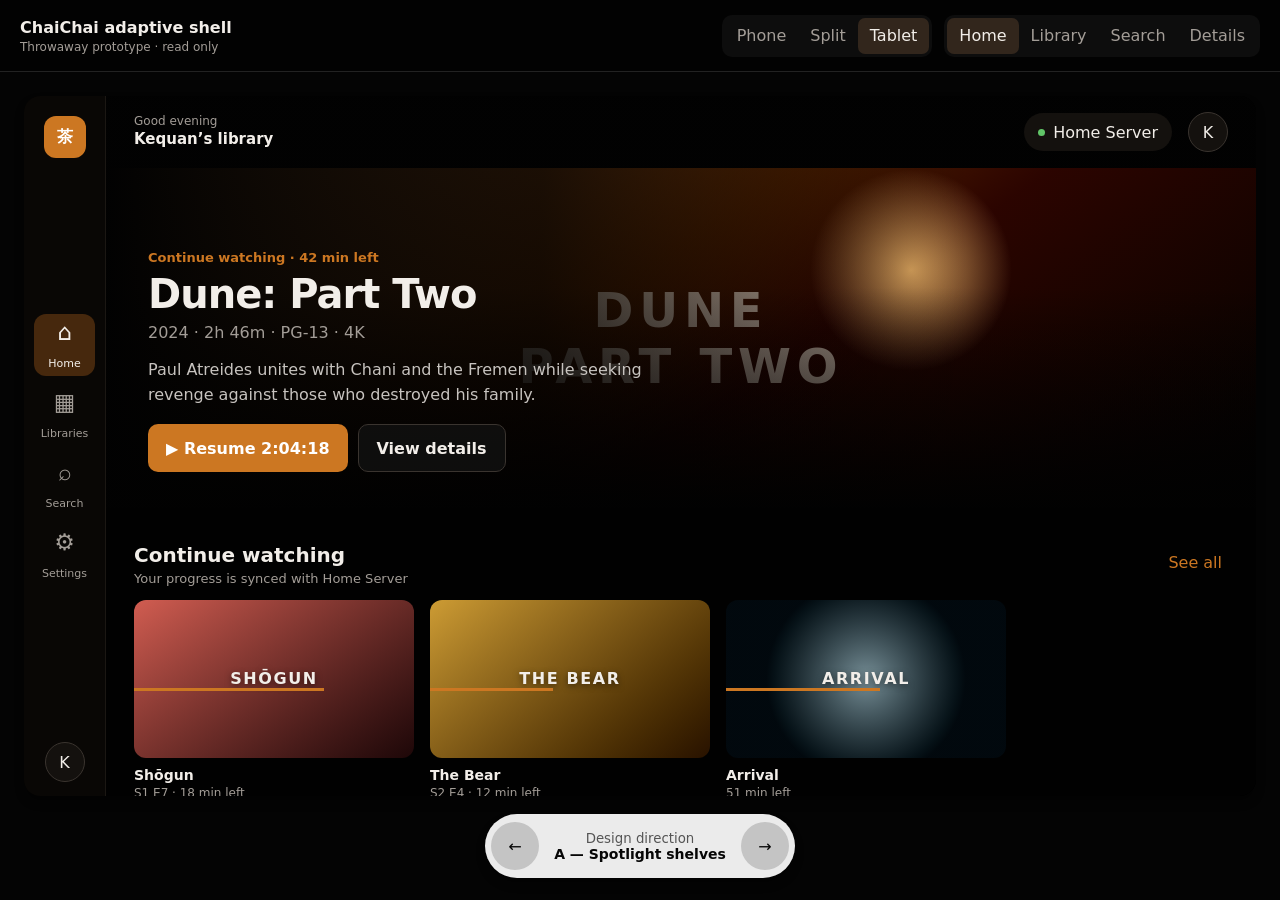
<file: prototypes/adaptive-shell/index.html>
<!doctype html>
<html lang="en">
  <head>
    <meta charset="UTF-8" />
    <meta name="viewport" content="width=device-width, initial-scale=1" />
    <meta name="color-scheme" content="dark" />
    <title>ChaiChai Adaptive Shell Prototype</title>
    <link rel="stylesheet" href="styles.css" />
  </head>
  <body>
    <!-- PROTOTYPE — Three adaptive shell directions, switchable with ?variant=A|B|C. -->
    <header class="lab-header">
      <div>
        <strong>ChaiChai adaptive shell</strong>
        <span>Throwaway prototype · read only</span>
      </div>
      <div class="lab-controls" aria-label="Prototype controls">
        <div class="segmented" role="group" aria-label="Preview width">
          <button data-width="compact">Phone</button>
          <button data-width="medium">Split</button>
          <button data-width="expanded" aria-pressed="true">Tablet</button>
        </div>
        <div class="segmented" role="group" aria-label="Preview surface">
          <button data-view="home" aria-pressed="true">Home</button>
          <button data-view="library">Library</button>
          <button data-view="search">Search</button>
          <button data-view="details">Details</button>
        </div>
      </div>
    </header>

    <main class="stage">
      <section id="device" class="device expanded" aria-label="Adaptive application preview">
        <div id="app" class="app" data-variant="A" data-view="home">
          <aside class="rail" aria-label="Primary navigation">
            <div class="brand-mark" aria-label="ChaiChai">茶</div>
            <nav>
              <button class="active" data-view="home"><span>⌂</span><b>Home</b></button>
              <button data-view="library"><span>▦</span><b>Libraries</b></button>
              <button data-view="search"><span>⌕</span><b>Search</b></button>
              <button><span>⚙</span><b>Settings</b></button>
            </nav>
            <button class="profile" aria-label="Open profile">K</button>
          </aside>

          <div class="app-body">
            <header class="topbar">
              <div class="compact-brand"><span class="brand-mark">茶</span><b>ChaiChai</b></div>
              <div class="crumb"><span>Good evening</span><strong>Kequan’s library</strong></div>
              <button class="server-pill"><i></i> Home Server</button>
              <button class="avatar" aria-label="Open profile">K</button>
            </header>

            <section class="surface home-surface" aria-label="Home">
              <article class="hero">
                <div class="hero-art art-dune"><span>DUNE<br />PART TWO</span></div>
                <div class="hero-copy">
                  <p class="resume-label">Continue watching · 42 min left</p>
                  <h1>Dune: Part Two</h1>
                  <p class="meta">2024 · 2h 46m · PG-13 · 4K</p>
                  <p class="synopsis">Paul Atreides unites with Chani and the Fremen while seeking revenge against those who destroyed his family.</p>
                  <div class="actions"><button class="primary">▶ Resume 2:04:18</button><button class="secondary" data-view="details">View details</button></div>
                </div>
              </article>

              <div class="section-heading"><div><h2>Continue watching</h2><p>Your progress is synced with Home Server</p></div><button>See all</button></div>
              <div class="media-row continue-row">
                <article class="landscape-item"><div class="art art-shogun"><span>SHŌGUN</span></div><h3>Shōgun</h3><p>S1 E7 · 18 min left</p><i style="--progress: 68%"></i></article>
                <article class="landscape-item"><div class="art art-bear"><span>THE BEAR</span></div><h3>The Bear</h3><p>S2 E4 · 12 min left</p><i style="--progress: 44%"></i></article>
                <article class="landscape-item"><div class="art art-arrival"><span>ARRIVAL</span></div><h3>Arrival</h3><p>51 min left</p><i style="--progress: 55%"></i></article>
              </div>

              <div class="section-heading"><div><h2>Latest movies</h2><p>Recently added to your library</p></div><button>See all</button></div>
              <div class="poster-row">
                <article><div class="poster art-poor"><span>POOR<br />THINGS</span></div><h3>Poor Things</h3><p>2023 · 2h 21m</p></article>
                <article><div class="poster art-zone"><span>ZONE OF<br />INTEREST</span></div><h3>The Zone of Interest</h3><p>2023 · 1h 45m</p></article>
                <article><div class="poster art-past"><span>PAST<br />LIVES</span></div><h3>Past Lives</h3><p>2023 · 1h 46m</p></article>
                <article><div class="poster art-perfect"><span>PERFECT<br />DAYS</span></div><h3>Perfect Days</h3><p>2023 · 2h 4m</p></article>
                <article><div class="poster art-hold"><span>THE<br />HOLDOVERS</span></div><h3>The Holdovers</h3><p>2023 · 2h 13m</p></article>
              </div>
              <div class="inline-state"><span>!</span><div><strong>Latest episodes couldn’t refresh</strong><p>Everything else is up to date.</p></div><button>Retry</button></div>
            </section>

            <section class="surface library-surface" aria-label="Movie library">
              <div class="library-head"><div><p class="overline">Movies</p><h1>184 films</h1></div><div class="filters"><button>Genre: All⌄</button><button>Added: Newest⌄</button></div></div>
              <div class="library-layout">
                <div class="poster-grid">
                  <article data-title="Dune: Part Two" class="selected"><div class="poster art-dune"></div><h3>Dune: Part Two</h3><p>2024 · 2h 46m</p></article>
                  <article data-title="Poor Things"><div class="poster art-poor"></div><h3>Poor Things</h3><p>2023 · 2h 21m</p></article>
                  <article data-title="The Zone of Interest"><div class="poster art-zone"></div><h3>The Zone of Interest</h3><p>2023 · 1h 45m</p></article>
                  <article data-title="Past Lives"><div class="poster art-past"></div><h3>Past Lives</h3><p>2023 · 1h 46m</p></article>
                  <article data-title="Perfect Days"><div class="poster art-perfect"></div><h3>Perfect Days</h3><p>2023 · 2h 4m</p></article>
                  <article data-title="The Holdovers"><div class="poster art-hold"></div><h3>The Holdovers</h3><p>2023 · 2h 13m</p></article>
                </div>
                <aside class="peek-detail"><div class="peek-backdrop art-dune"></div><p class="overline">Selected</p><h2>Dune: Part Two</h2><p>Paul Atreides unites with Chani and the Fremen while seeking revenge.</p><button class="primary" data-view="details">View details</button></aside>
              </div>
              <button class="inline-retry">Couldn’t load more films · Retry</button>
            </section>

            <section class="surface search-surface" aria-label="Search">
              <div class="search-head"><p class="overline">Search Home Server</p><label><span>⌕</span><input value="dune" aria-label="Search media" /><kbd>×</kbd></label><p>Movies, series, seasons, and episodes</p></div>
              <div class="search-summary"><strong>8 results for “dune”</strong><span>One server searched</span></div>
              <div class="search-layout">
                <div class="search-results"><h2>Movies</h2><article><div class="thumb art-dune"></div><div><h3>Dune: Part Two</h3><p>2024 · Movie · 4K</p><span>Resume · 42 min left</span></div></article><article><div class="thumb art-dune-old"></div><div><h3>Dune</h3><p>2021 · Movie · 4K</p><span>Watched</span></div></article><h2>Series & episodes</h2><article><div class="thumb art-prophecy"></div><div><h3>Dune: Prophecy</h3><p>Series · 1 season</p><span>2 unwatched episodes</span></div></article></div>
                <aside class="search-context"><span>⌕</span><h2>Search stays with you</h2><p>Your query, filters, and position survive resize, rotation, and fold changes.</p></aside>
              </div>
            </section>

            <section class="surface details-surface" aria-label="Media details">
              <div class="details-backdrop art-dune"></div>
              <div class="details-layout"><div class="details-main"><button class="back" data-view="home">← Back</button><p class="overline">Movie</p><h1>Dune: Part Two</h1><p class="meta">2024 · 2h 46m · PG-13 · 4K · ★ 8.7</p><div class="actions"><button class="primary">▶ Resume 2:04:18</button><button class="secondary">Play from beginning</button></div><p class="synopsis">Paul Atreides unites with Chani and the Fremen while seeking revenge against those who destroyed his family. Facing a choice between love and the fate of the universe, he endeavors to prevent a terrible future.</p><div class="chips"><span>Science Fiction</span><span>Adventure</span><span>Drama</span></div></div><aside class="media-facts"><h2>Available tracks</h2><p><b>Audio</b><span>English Dolby Atmos + 2</span></p><p><b>Subtitles</b><span>English · 中文 + 4</span></p><p><b>Server</b><span>Home Server</span></p></aside></div>
            </section>

            <nav class="bottom-nav" aria-label="Primary navigation">
              <button class="active" data-view="home"><span>⌂</span><b>Home</b></button><button data-view="library"><span>▦</span><b>Libraries</b></button><button data-view="search"><span>⌕</span><b>Search</b></button><button><span>⚙</span><b>Settings</b></button>
            </nav>
          </div>
        </div>
      </section>
    </main>

    <footer class="variant-switcher" aria-label="Prototype variant switcher">
      <button id="previous" aria-label="Previous variant">←</button>
      <div><small>Design direction</small><strong id="variant-label">A — Spotlight shelves</strong></div>
      <button id="next" aria-label="Next variant">→</button>
    </footer>
    <script src="app.js"></script>
  </body>
</html>
</file>
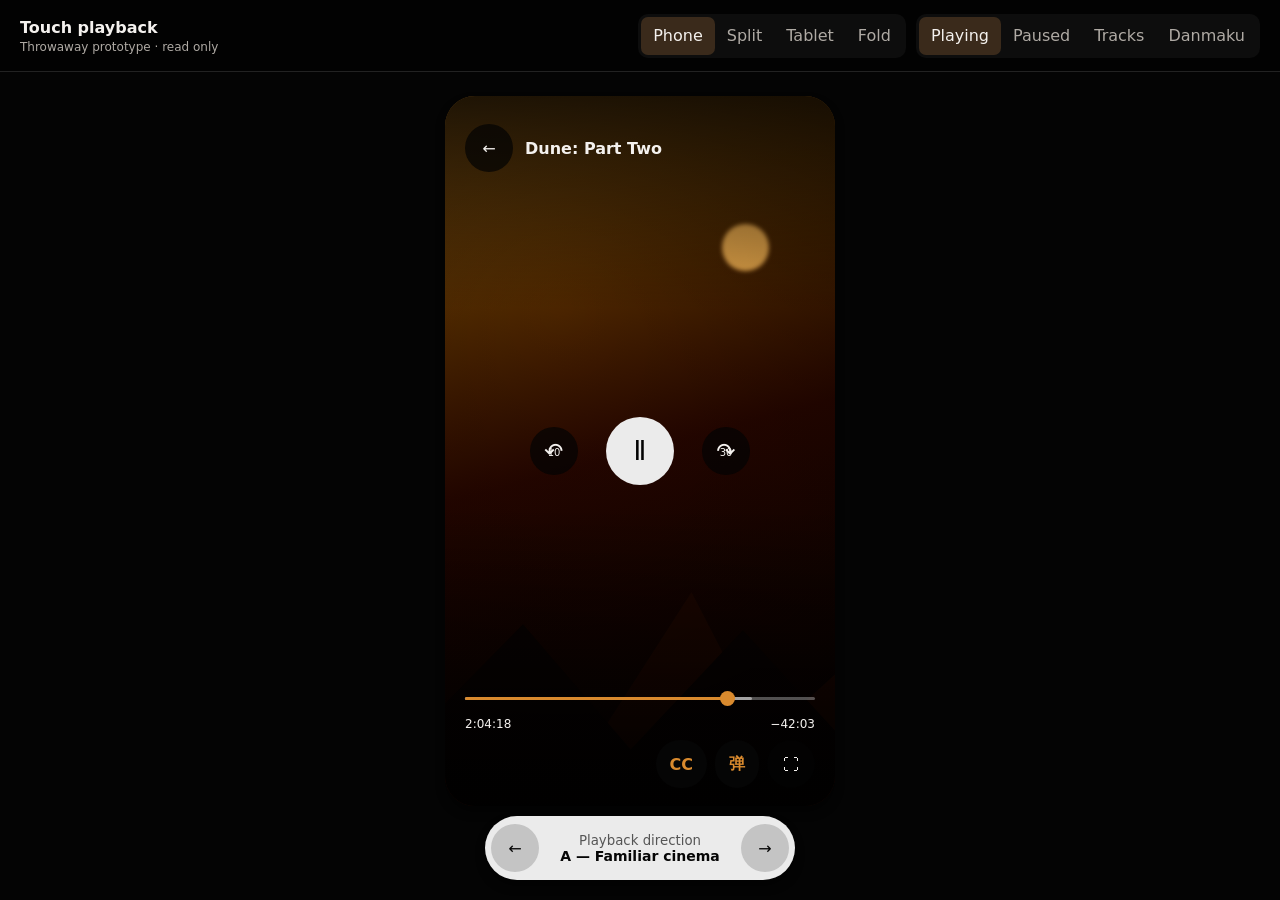
<file: prototypes/touch-playback/index.html>
<!doctype html>
<html lang="en">
<head>
  <meta charset="UTF-8"><meta name="viewport" content="width=device-width,initial-scale=1"><meta name="color-scheme" content="dark">
  <title>ChaiChai Touch Playback Prototype</title><link rel="stylesheet" href="styles.css">
</head>
<body>
  <!-- PROTOTYPE — Three playback directions, switchable with ?variant=A|B|C. -->
  <header class="lab"><div><strong>Touch playback</strong><span>Throwaway prototype · read only</span></div><div class="lab-groups">
    <div class="seg" aria-label="Window"><button data-width="phone">Phone</button><button data-width="split">Split</button><button data-width="tablet">Tablet</button><button data-width="fold">Fold</button></div>
    <div class="seg" aria-label="State"><button data-state="playing">Playing</button><button data-state="paused">Paused</button><button data-state="tracks">Tracks</button><button data-state="danmaku">Danmaku</button></div>
  </div></header>
  <main class="stage"><section id="device" class="device phone"><div id="player" class="player" data-variant="A" data-state="playing">
    <div class="picture"><div class="sun"></div><div class="ridge far"></div><div class="ridge near"></div><div class="grain"></div></div>
    <div class="shade"></div><div class="safe-line" aria-hidden="true"></div>
    <header class="top"><button class="icon" aria-label="Back">←</button><div class="title"><strong>Dune: Part Two</strong><span>Home Server · Direct Play · 4K</span></div><button class="icon more" aria-label="More options">⋮</button></header>
    <div class="center-controls"><button class="skip" aria-label="Rewind 10 seconds">↶<small>10</small></button><button id="play" class="play" aria-label="Pause">Ⅱ</button><button class="skip" aria-label="Forward 30 seconds">↷<small>30</small></button></div>
    <section class="context"><strong>Paul rides south</strong><span>Chapter 12 of 18</span></section>
    <footer class="transport"><div class="timeline"><span class="buffer"></span><i></i></div><div class="times"><span>2:04:18</span><span>−42:03</span></div><div class="actions"><button class="labeled tracks" aria-label="Audio and subtitles"><b>CC</b><span>English · 中文</span></button><button class="labeled danmaku" aria-label="Danmaku, later capability"><b>弹</b><span>Danmaku</span></button><button class="icon" aria-label="Orientation and fullscreen">⛶</button></div></footer>
    <aside class="track-sheet" aria-label="Audio and subtitles"><div class="sheet-head"><div><strong>Tracks</strong><span>Changes keep position and playback state</span></div><button class="icon close" aria-label="Close">×</button></div><div class="track-cols"><section><h2>Audio</h2><button class="selected"><span>English</span><small>Dolby Atmos · Default</small><b>✓</b></button><button><span>日本語</span><small>AAC 5.1</small></button></section><section><h2>Subtitles</h2><button><span>Off</span></button><button class="selected"><span>中文（简体）</span><small>External · Default</small><b>✓</b></button><button><span>English</span><small>SDH</small></button></section></div></aside>
    <aside class="danmaku-panel"><div><strong>Danmaku arrives later</strong><span>One deliberate entry point; no first-milestone control clutter.</span></div><button>Preview off</button></aside>
    <div class="fold-hinge" aria-hidden="true"></div><div class="sync">Progress queued · playback continues</div>
  </div></section></main>
  <footer class="switcher"><button id="prev" aria-label="Previous variant">←</button><div><small>Playback direction</small><strong id="variant-label">A — Familiar cinema</strong></div><button id="next" aria-label="Next variant">→</button></footer>
  <script src="app.js"></script>
</body></html>
</file>
<file: prototypes/adaptive-shell/styles.css>
:root { color-scheme: dark; --bg: oklch(0.075 0 0); --surface: oklch(0.13 0.006 60); --raised: oklch(0.18 0.008 60); --ink: oklch(0.95 0.008 75); --muted: oklch(0.7 0.012 70); --outline: oklch(0.33 0.012 65); --honey: oklch(0.65 0.14 60); --honey-soft: oklch(0.31 0.06 60); --danger: oklch(0.7 0.16 30); --r-sm: 8px; --r-md: 14px; --ease: cubic-bezier(.22,1,.36,1); font-family: Roboto, "Noto Sans", system-ui, sans-serif; }
* { box-sizing: border-box; }
body { margin: 0; min-width: 320px; background: oklch(0.11 0 0); color: var(--ink); }
button, input { font: inherit; }
button { color: inherit; }
.lab-header { min-height: 72px; padding: 12px 20px; display: flex; justify-content: space-between; gap: 16px; align-items: center; border-bottom: 1px solid oklch(0.25 0 0); background: oklch(0.09 0 0); }
.lab-header > div:first-child { display: grid; gap: 3px; }
.lab-header span, .lab-header small { color: var(--muted); font-size: 12px; }
.lab-controls { display: flex; gap: 12px; flex-wrap: wrap; justify-content: flex-end; }
.segmented { display: flex; padding: 3px; background: oklch(0.16 0 0); border-radius: 10px; }
.segmented button { min-height: 36px; padding: 0 12px; border: 0; border-radius: 7px; background: transparent; color: var(--muted); cursor: pointer; }
.segmented button[aria-pressed="true"] { background: oklch(0.28 0.025 60); color: var(--ink); }
.stage { min-height: calc(100vh - 72px); padding: 24px 24px 104px; display: grid; place-items: start center; overflow: auto; }
.device { width: min(100%, 1440px); height: min(850px, calc(100vh - 200px)); min-height: 560px; border-radius: 16px; overflow: hidden; background: var(--bg); box-shadow: 0 6px 8px oklch(0 0 0 / .4); transition: width .35s var(--ease), height .35s var(--ease); }
.device.compact { width: 390px; height: min(820px, calc(100vh - 180px)); border-radius: 30px; }
.device.medium { width: 720px; }
.app { height: 100%; display: flex; background: var(--bg); overflow: hidden; }
.rail { width: 82px; flex: 0 0 82px; padding: 20px 10px 14px; background: var(--surface); display: flex; flex-direction: column; align-items: center; border-right: 1px solid oklch(0.24 0.01 60 / .7); }
.brand-mark { width: 42px; height: 42px; border-radius: 12px; display: grid; place-items: center; background: var(--honey); color: white; font-weight: 800; }
.rail nav { flex: 1; display: flex; flex-direction: column; gap: 8px; justify-content: center; width: 100%; }
.rail button, .bottom-nav button { border: 0; background: transparent; cursor: pointer; color: var(--muted); }
.rail nav button { min-height: 62px; border-radius: 12px; display: grid; place-items: center; gap: 2px; }
.rail nav span { font-size: 23px; line-height: 1; }.rail nav b { font-size: 11px; font-weight: 500; }
.rail nav button.active { color: var(--ink); background: var(--honey-soft); }
.profile, .avatar { width: 40px; height: 40px; border: 1px solid var(--outline) !important; border-radius: 50%; background: var(--raised) !important; color: var(--ink) !important; }
.app-body { min-width: 0; flex: 1; position: relative; overflow: hidden; }
.topbar { height: 72px; padding: 0 28px; display: flex; align-items: center; gap: 16px; background: linear-gradient(to bottom, oklch(0.08 0 0 / .96), oklch(0.08 0 0 / .8)); position: relative; z-index: 3; }
.compact-brand { display: none; align-items: center; gap: 10px; }.compact-brand .brand-mark { width: 36px; height: 36px; border-radius: 10px; }
.crumb { display: grid; line-height: 1.3; margin-right: auto; }.crumb span { color: var(--muted); font-size: 12px; }.crumb strong { font-size: 15px; }
.server-pill { height: 38px; border: 0; border-radius: 999px; padding: 0 14px; background: var(--raised); display: flex; gap: 8px; align-items: center; }.server-pill i { width: 7px; height: 7px; border-radius: 50%; background: oklch(0.74 .16 145); }
.avatar { border: 0; }
.surface { display: none; height: calc(100% - 72px); overflow: auto; padding: 0 28px 56px; scrollbar-color: var(--outline) transparent; }
.app[data-view="home"] .home-surface, .app[data-view="library"] .library-surface, .app[data-view="search"] .search-surface, .app[data-view="details"] .details-surface { display: block; }
.hero { min-height: 340px; margin: 0 -28px 28px; position: relative; display: flex; align-items: end; overflow: hidden; }
.hero-art { position: absolute; inset: 0; display: grid; place-items: center; font-size: 48px; font-weight: 900; letter-spacing: .12em; text-align: center; color: oklch(.95 .03 75 / .75); }
.hero-art::after, .details-backdrop::after { content: ""; position: absolute; inset: 0; background: linear-gradient(90deg, var(--bg) 0%, oklch(.07 0 0 / .78) 38%, transparent 75%), linear-gradient(0deg, var(--bg), transparent 65%); }
.hero-copy { position: relative; z-index: 1; padding: 36px 42px; max-width: 610px; }
.resume-label, .overline { color: var(--honey); font-size: 13px; font-weight: 700; margin: 0 0 8px; }
h1, h2, h3, p { margin-top: 0; }.hero h1, .details-main h1 { margin-bottom: 8px; font-size: 40px; line-height: 1.05; letter-spacing: -.025em; }.meta { color: var(--muted); }.synopsis { color: oklch(.82 .008 70); line-height: 1.55; max-width: 65ch; }
.actions { display: flex; gap: 10px; flex-wrap: wrap; }.actions button, .peek-detail button { min-height: 48px; padding: 0 18px; border-radius: 10px; font-weight: 700; cursor: pointer; }.primary { border: 0; background: var(--honey); color: white; }.secondary { border: 1px solid var(--outline); background: oklch(.18 0 0 / .75); }
.section-heading { display: flex; justify-content: space-between; align-items: end; margin: 30px 0 14px; }.section-heading h2 { margin-bottom: 4px; font-size: 20px; }.section-heading p { margin: 0; color: var(--muted); font-size: 13px; }.section-heading button { border: 0; background: transparent; color: var(--honey); min-height: 48px; }
.media-row, .poster-row { display: flex; gap: 16px; overflow: hidden; }.landscape-item { min-width: min(280px, 34%); position: relative; }.art { position: relative; display: grid; place-items: center; overflow: hidden; background: var(--raised); }.art span { text-align: center; font-weight: 900; letter-spacing: .1em; text-shadow: 0 2px 6px oklch(0 0 0 / .5); }.landscape-item .art { aspect-ratio: 16/9; border-radius: 12px; }.landscape-item h3, .poster-row h3, .poster-grid h3 { font-size: 14px; margin: 9px 0 3px; }.landscape-item p, .poster-row p, .poster-grid p { color: var(--muted); font-size: 12px; margin: 0; }.landscape-item i { position: absolute; left: 0; right: calc(100% - var(--progress)); top: calc((100% - 43px) * 9 / 16); height: 3px; background: var(--honey); }
.poster-row > article { min-width: min(170px, 18%); }.poster { aspect-ratio: 2/3; border-radius: 10px; display: grid; place-items: center; }
.art-dune { background: radial-gradient(circle at 70% 30%, oklch(.76 .11 72), transparent 12%), linear-gradient(145deg, oklch(.63 .12 60), oklch(.19 .07 42) 58%, oklch(.08 .01 40)); }.art-shogun { background: linear-gradient(145deg, oklch(.62 .15 28), oklch(.17 .04 20)); }.art-bear { background: linear-gradient(140deg, oklch(.72 .13 82), oklch(.21 .05 62)); }.art-arrival { background: radial-gradient(circle, oklch(.63 .03 220), oklch(.13 .02 230) 62%); }.art-poor { background: linear-gradient(160deg, oklch(.72 .15 350), oklch(.16 .08 285)); }.art-zone { background: linear-gradient(160deg, oklch(.7 .13 120), oklch(.12 .03 130)); }.art-past { background: linear-gradient(160deg, oklch(.64 .09 230), oklch(.14 .04 250)); }.art-perfect { background: linear-gradient(160deg, oklch(.68 .13 78), oklch(.16 .04 42)); }.art-hold { background: linear-gradient(160deg, oklch(.62 .12 34), oklch(.14 .03 15)); }.art-dune-old { background: linear-gradient(145deg, oklch(.56 .12 48), oklch(.13 .04 35)); }.art-prophecy { background: linear-gradient(145deg, oklch(.57 .1 300), oklch(.12 .03 280)); }
.inline-state { margin: 34px 0; min-height: 66px; display: flex; align-items: center; gap: 14px; padding: 10px 14px; background: var(--surface); border-radius: 12px; }.inline-state > span { color: var(--danger); font-weight: 900; }.inline-state div { flex: 1; }.inline-state p { margin: 3px 0 0; color: var(--muted); font-size: 12px; }.inline-state button, .inline-retry { min-height: 44px; border: 0; background: transparent; color: var(--honey); font-weight: 700; }
.library-head { min-height: 116px; display: flex; justify-content: space-between; align-items: end; gap: 20px; padding: 24px 0; }.library-head h1 { margin: 0; font-size: 30px; }.filters { display: flex; gap: 8px; }.filters button { min-height: 44px; padding: 0 14px; border: 1px solid var(--outline); background: var(--surface); border-radius: 9px; }
.library-layout { display: grid; grid-template-columns: minmax(0, 1fr) 300px; gap: 28px; }.poster-grid { display: grid; grid-template-columns: repeat(4, minmax(0, 1fr)); gap: 22px 14px; }.poster-grid article { min-width: 0; }.poster-grid article.selected .poster { outline: 3px solid var(--honey); outline-offset: 3px; }.peek-detail { position: sticky; top: 0; align-self: start; padding-bottom: 18px; }.peek-backdrop { height: 190px; border-radius: 12px; margin-bottom: 18px; }.peek-detail p:not(.overline) { color: var(--muted); line-height: 1.5; }.inline-retry { margin: 24px auto; display: block; }
.search-head { padding: 56px 0 26px; max-width: 760px; }.search-head label { height: 62px; padding: 0 18px; display: flex; gap: 14px; align-items: center; background: var(--raised); border-radius: 12px; }.search-head input { flex: 1; min-width: 0; border: 0; outline: 0; background: transparent; color: var(--ink); font-size: 22px; }.search-head kbd { color: var(--muted); }.search-head > p:last-child { color: var(--muted); margin: 12px 0 0; }.search-summary { display: flex; justify-content: space-between; color: var(--muted); font-size: 13px; padding: 16px 0; border-bottom: 1px solid var(--outline); }.search-summary strong { color: var(--ink); }.search-layout { display: grid; grid-template-columns: minmax(0, 720px) 1fr; gap: 50px; }.search-results h2 { margin: 28px 0 14px; font-size: 16px; }.search-results article { display: flex; gap: 14px; padding: 10px; margin-left: -10px; border-radius: 10px; }.search-results article:first-of-type { background: var(--surface); }.thumb { width: 130px; aspect-ratio: 16/9; flex: 0 0 auto; border-radius: 8px; }.search-results h3 { margin: 5px 0; }.search-results p { color: var(--muted); font-size: 13px; margin-bottom: 10px; }.search-results article span { color: var(--honey); font-size: 12px; }.search-context { align-self: start; margin-top: 70px; padding: 28px; background: var(--surface); border-radius: 14px; }.search-context > span { color: var(--honey); font-size: 28px; }.search-context p { color: var(--muted); line-height: 1.5; }
.details-surface { position: relative; padding-top: 0; }.details-backdrop { height: 350px; margin: 0 -28px; position: relative; }.details-layout { position: relative; margin-top: -105px; display: grid; grid-template-columns: minmax(0, 700px) 280px; gap: 54px; align-items: end; }.details-main h1 { font-size: 42px; }.back { min-height: 48px; border: 0; background: transparent; padding: 0; color: var(--muted); }.chips { display: flex; gap: 8px; flex-wrap: wrap; }.chips span { padding: 7px 10px; background: var(--raised); border-radius: 999px; font-size: 12px; }.media-facts { padding: 20px; background: var(--surface); border-radius: 14px; }.media-facts h2 { font-size: 15px; }.media-facts p { display: grid; gap: 4px; padding: 10px 0; margin: 0; border-bottom: 1px solid var(--outline); font-size: 12px; }.media-facts p:last-child { border: 0; }.media-facts span { color: var(--muted); }
.bottom-nav { display: none; }
.variant-switcher { position: fixed; z-index: 10; left: 50%; bottom: 22px; transform: translateX(-50%); min-width: 310px; height: 64px; padding: 6px; display: flex; justify-content: space-between; align-items: center; border-radius: 999px; background: oklch(.94 0 0); color: oklch(.12 0 0); box-shadow: 0 6px 8px oklch(0 0 0 / .4); }.variant-switcher button { width: 48px; height: 48px; border: 0; border-radius: 50%; background: oklch(.82 0 0); color: oklch(.12 0 0); cursor: pointer; }.variant-switcher div { display: grid; text-align: center; }.variant-switcher small { color: oklch(.45 0 0); }.variant-switcher strong { font-size: 14px; }

/* B: a library-first workbench with persistent context. */
.app[data-variant="B"] { --honey: oklch(.7 .12 60); }.app[data-variant="B"] .topbar { background: var(--surface); border-bottom: 1px solid var(--outline); }.app[data-variant="B"] .hero { min-height: 270px; margin-top: 18px; border-radius: 14px; }.app[data-variant="B"] .hero-copy { padding: 28px; }.app[data-variant="B"] .hero h1 { font-size: 32px; }.app[data-variant="B"] .home-surface { display: none; grid-template-columns: minmax(0, 1fr) 290px; gap: 26px; }.app[data-variant="B"][data-view="home"] .home-surface { display: grid; }.app[data-variant="B"] .home-surface .hero, .app[data-variant="B"] .home-surface .section-heading, .app[data-variant="B"] .home-surface .media-row, .app[data-variant="B"] .home-surface .poster-row { grid-column: 1; }.app[data-variant="B"] .inline-state { grid-column: 2; grid-row: 1 / span 5; align-self: start; margin-top: 18px; align-items: start; flex-wrap: wrap; }.app[data-variant="B"] .inline-state div { flex-basis: 70%; }.app[data-variant="B"] .poster-row > article { min-width: 145px; }.app[data-variant="B"] .library-layout { grid-template-columns: 310px minmax(0, 1fr); }.app[data-variant="B"] .poster-grid { grid-column: 2; grid-template-columns: repeat(3, minmax(0, 1fr)); }.app[data-variant="B"] .peek-detail { grid-column: 1; grid-row: 1; }.app[data-variant="B"] .search-layout { grid-template-columns: 300px minmax(0, 1fr); }.app[data-variant="B"] .search-results { grid-column: 2; }.app[data-variant="B"] .search-context { grid-column: 1; grid-row: 1; }.app[data-variant="B"] .details-layout { grid-template-columns: 300px minmax(0, 1fr); }.app[data-variant="B"] .details-main { grid-column: 2; }.app[data-variant="B"] .media-facts { grid-column: 1; grid-row: 1; }

/* C: a calmer continuity canvas with a wide top spine and vertical feed. */
.app[data-variant="C"] { flex-direction: column; }.app[data-variant="C"] .rail { width: 100%; height: 64px; flex: 0 0 64px; padding: 8px 18px; flex-direction: row; border-right: 0; border-bottom: 1px solid var(--outline); }.app[data-variant="C"] .rail nav { flex-direction: row; justify-content: flex-start; margin-left: 24px; }.app[data-variant="C"] .rail nav button { min-height: 48px; padding: 0 18px; display: flex; gap: 8px; }.app[data-variant="C"] .rail .profile { margin-left: auto; }.app[data-variant="C"] .app-body { width: 100%; }.app[data-variant="C"] .topbar { background: transparent; }.app[data-variant="C"] .hero { min-height: 390px; }.app[data-variant="C"] .hero-copy { margin-left: 8%; max-width: 680px; }.app[data-variant="C"] .continue-row { display: grid; grid-template-columns: 1.5fr 1fr; grid-template-rows: 1fr 1fr; }.app[data-variant="C"] .continue-row article { min-width: 0; }.app[data-variant="C"] .continue-row article:first-child { grid-row: 1 / span 2; }.app[data-variant="C"] .continue-row article:not(:first-child) { display: grid; grid-template-columns: 150px 1fr; align-items: center; column-gap: 14px; }.app[data-variant="C"] .continue-row article:not(:first-child) .art { grid-row: 1 / span 2; }.app[data-variant="C"] .poster-row { display: grid; grid-template-columns: repeat(5, minmax(0, 1fr)); }.app[data-variant="C"] .poster-row > article { min-width: 0; }.app[data-variant="C"] .library-layout { grid-template-columns: minmax(0, 1fr); }.app[data-variant="C"] .poster-grid { grid-template-columns: repeat(6, minmax(0, 1fr)); }.app[data-variant="C"] .peek-detail { display: none; }.app[data-variant="C"] .search-context { background: transparent; border-left: 1px solid var(--outline); border-radius: 0; }.app[data-variant="C"] .media-facts { background: transparent; border-top: 1px solid var(--outline); border-radius: 0; }

@media (max-width: 900px) { .lab-header { align-items: flex-start; }.lab-controls { max-width: 70%; }.device:not(.compact) .library-layout { grid-template-columns: minmax(0, 1fr); }.device:not(.compact) .peek-detail { display: none; }.device:not(.compact) .poster-grid { grid-template-columns: repeat(3, minmax(0, 1fr)); }.search-layout, .details-layout { grid-template-columns: 1fr; }.search-context { display: none; }.details-layout { margin-top: -70px; }.media-facts { max-width: 500px; } }
.device.medium .rail { width: 72px; flex-basis: 72px; }.device.medium .poster-grid { grid-template-columns: repeat(3, minmax(0, 1fr)); }.device.medium .peek-detail, .device.medium .search-context { display: none; }.device.medium .library-layout, .device.medium .search-layout, .device.medium .details-layout { grid-template-columns: 1fr; }.device.medium .poster-row > article { min-width: 155px; }.device.medium .landscape-item { min-width: 250px; }.device.medium .details-layout { margin-top: -80px; }.device.medium .media-facts { max-width: 520px; }.device.medium .app[data-variant="C"] .poster-grid { grid-template-columns: repeat(4, minmax(0, 1fr)); }
.device.compact .rail { display: none; }.device.compact .topbar { height: 62px; padding: 0 16px; }.device.compact .compact-brand { display: flex; margin-right: auto; }.device.compact .crumb, .device.compact .server-pill { display: none; }.device.compact .surface { height: calc(100% - 126px); padding: 0 16px 30px; }.device.compact .bottom-nav { height: 64px; display: grid; grid-template-columns: repeat(4, 1fr); position: absolute; left: 0; right: 0; bottom: 0; background: var(--surface); border-top: 1px solid var(--outline); }.device.compact .bottom-nav button { min-height: 56px; display: grid; place-items: center; align-content: center; gap: 2px; }.device.compact .bottom-nav span { font-size: 19px; }.device.compact .bottom-nav b { font-size: 10px; font-weight: 500; }.device.compact .bottom-nav button.active { color: var(--honey); }.device.compact .hero { min-height: 430px; margin: 0 -16px 22px; align-items: end; }.device.compact .hero-art::after { background: linear-gradient(0deg, var(--bg) 0%, oklch(.07 0 0 / .55) 52%, transparent 85%); }.device.compact .hero-copy { padding: 24px 20px; }.device.compact .hero h1 { font-size: 30px; }.device.compact .hero .synopsis { display: none; }.device.compact .hero .actions button { flex: 1; }.device.compact .section-heading { margin-top: 24px; }.device.compact .section-heading p { display: none; }.device.compact .landscape-item { min-width: 82%; }.device.compact .poster-row > article { min-width: 43%; }.device.compact .inline-state { align-items: start; }.device.compact .library-head { align-items: start; flex-direction: column; }.device.compact .filters { width: 100%; overflow: auto; }.device.compact .poster-grid { grid-template-columns: repeat(2, minmax(0, 1fr)); gap: 20px 12px; }.device.compact .peek-detail { display: none; }.device.compact .search-head { padding-top: 26px; }.device.compact .search-head label { height: 54px; }.device.compact .search-layout { display: block; }.device.compact .search-context { display: none; }.device.compact .search-results article { padding: 8px; }.device.compact .thumb { width: 104px; }.device.compact .details-backdrop { height: 270px; margin: 0 -16px; }.device.compact .details-layout { margin-top: -36px; display: block; }.device.compact .details-main h1 { font-size: 31px; }.device.compact .details-main .actions { display: grid; }.device.compact .media-facts { margin-top: 26px; }.device.compact .app[data-variant="B"] .home-surface { display: none; }.device.compact .app[data-variant="B"][data-view="home"] .home-surface { display: block; }.device.compact .app[data-variant="B"] .inline-state { display: flex; }.device.compact .app[data-variant="B"] .library-layout { display: block; }.device.compact .app[data-variant="B"] .poster-grid { grid-template-columns: 1fr; }.device.compact .app[data-variant="B"] .poster-grid article { display: grid; grid-template-columns: 92px 1fr; grid-template-rows: auto auto 1fr; column-gap: 14px; }.device.compact .app[data-variant="B"] .poster-grid .poster { grid-row: 1 / span 3; }.device.compact .app[data-variant="C"] { flex-direction: row; }.device.compact .app[data-variant="C"] .rail { display: none; }.device.compact .app[data-variant="C"] .continue-row { display: flex; }.device.compact .app[data-variant="C"] .continue-row article { display: block; min-width: 82%; }.device.compact .app[data-variant="C"] .poster-row { display: flex; }.device.compact .app[data-variant="C"] .poster-row > article { min-width: 43%; }.device.compact .app[data-variant="C"] .poster-grid { grid-template-columns: repeat(2, minmax(0, 1fr)); }
@media (max-width: 720px) { .lab-header { display: none; }.stage { min-height: 100vh; padding: 0 0 86px; }.device, .device.compact { width: 100%; height: calc(100vh - 86px); min-height: 560px; border-radius: 0; }.variant-switcher { bottom: 10px; }.device:not(.compact) .rail { display: none; }.device:not(.compact) .bottom-nav { display: grid; } }
@media (prefers-reduced-motion: reduce) { *, *::before, *::after { scroll-behavior: auto !important; transition-duration: .01ms !important; animation-duration: .01ms !important; } }
</file>
<file: prototypes/touch-playback/styles.css>
:root{color-scheme:dark;--ink:oklch(.96 .006 70);--muted:oklch(.74 .01 70);--honey:oklch(.7 .14 65);--panel:oklch(.14 .01 60);--line:oklch(.38 .015 65);font-family:Roboto,"Noto Sans",system-ui,sans-serif}*{box-sizing:border-box}body{margin:0;min-width:320px;background:oklch(.105 0 0);color:var(--ink)}button{font:inherit;color:inherit}.lab{min-height:72px;padding:12px 20px;display:flex;align-items:center;justify-content:space-between;gap:18px;border-bottom:1px solid oklch(.25 0 0);background:oklch(.08 0 0)}.lab>div:first-child{display:grid;gap:3px}.lab span,.lab small{font-size:12px;color:var(--muted)}.lab-groups{display:flex;gap:10px;flex-wrap:wrap;justify-content:flex-end}.seg{display:flex;padding:3px;border-radius:10px;background:oklch(.16 0 0)}.seg button{min-height:38px;border:0;border-radius:7px;padding:0 12px;background:transparent;color:var(--muted)}.seg button[aria-pressed=true]{background:oklch(.3 .035 65);color:var(--ink)}.stage{height:calc(100vh - 72px);padding:24px 24px 104px;display:grid;place-items:center;overflow:auto}.device{position:relative;overflow:hidden;background:#000;box-shadow:0 6px 8px #0008;transition:width .3s cubic-bezier(.22,1,.36,1),height .3s cubic-bezier(.22,1,.36,1)}.device.phone{width:390px;height:min(760px,calc(100vh - 190px));border-radius:30px}.device.split{width:720px;height:min(560px,calc(100vh - 190px));border-radius:16px}.device.tablet,.device.fold{width:min(1120px,100%);height:min(700px,calc(100vh - 190px));border-radius:16px}.player{position:relative;width:100%;height:100%;overflow:hidden;background:#060606}.picture{position:absolute;inset:0;background:linear-gradient(165deg,oklch(.5 .1 70),oklch(.18 .06 45) 50%,oklch(.08 .02 35));overflow:hidden}.sun{position:absolute;width:12%;aspect-ratio:1;border-radius:50%;background:oklch(.82 .14 74);right:17%;top:18%;filter:blur(2px)}.ridge{position:absolute;left:-10%;right:-10%;bottom:-15%;height:55%;background:oklch(.18 .055 43);clip-path:polygon(0 65%,18% 38%,39% 59%,61% 18%,77% 55%,100% 30%,100% 100%,0 100%)}.ridge.near{height:42%;bottom:-8%;background:oklch(.105 .025 40);clip-path:polygon(0 60%,25% 20%,48% 62%,72% 22%,100% 70%,100% 100%,0 100%)}.grain{position:absolute;inset:0;background:radial-gradient(circle at 30% 30%,transparent,oklch(.04 0 0/.35))}.shade{position:absolute;inset:0;background:linear-gradient(#000b,transparent 30%,transparent 58%,#000e)}.top{position:absolute;left:0;right:0;top:0;display:flex;align-items:center;gap:12px;padding:max(16px,env(safe-area-inset-top)) 20px}.icon,.skip,.play{border:0;background:oklch(.1 0 0/.72);min-width:48px;height:48px;border-radius:999px}.title{display:grid;gap:3px;flex:1;min-width:0}.title strong{white-space:nowrap;overflow:hidden;text-overflow:ellipsis}.title span,.context span{font-size:12px;color:var(--muted)}.center-controls{position:absolute;inset:0;display:flex;align-items:center;justify-content:center;gap:28px;pointer-events:none}.center-controls button{pointer-events:auto}.play{width:68px;height:68px;background:oklch(.94 0 0);color:oklch(.1 0 0);font-size:26px}.skip{position:relative;font-size:23px}.skip small{font-size:10px;position:absolute;inset:20px 0 auto}.transport{position:absolute;left:20px;right:20px;bottom:max(18px,env(safe-area-inset-bottom));display:grid;gap:9px}.timeline{height:20px;position:relative}.timeline:before,.buffer,.timeline i{content:"";position:absolute;left:0;top:9px;height:3px;border-radius:3px}.timeline:before{right:0;background:#ffffff50}.buffer{width:82%;background:#ffffff78}.timeline i{width:75%;background:var(--honey)}.timeline i:after{content:"";position:absolute;right:-7px;top:-6px;width:15px;height:15px;border-radius:50%;background:var(--honey)}.times{display:flex;justify-content:space-between;font-size:12px}.actions{display:flex;align-items:center;justify-content:flex-end;gap:8px}.labeled{min-height:48px;padding:0 14px;border:0;border-radius:999px;background:oklch(.13 0 0/.8);display:flex;gap:8px;align-items:center}.labeled b{color:var(--honey)}.context{display:none}.track-sheet{display:none;position:absolute;z-index:4;background:var(--panel)}.player[data-state=tracks] .track-sheet{display:block}.player[data-state=tracks]>.shade{background:#000b}.sheet-head{display:flex;justify-content:space-between;align-items:center;padding:22px}.sheet-head>div{display:grid;gap:4px}.sheet-head span{font-size:12px;color:var(--muted)}.track-cols{display:grid;grid-template-columns:1fr 1fr;gap:20px;padding:0 22px 24px}.track-cols h2{font-size:14px}.track-cols section>button{width:100%;min-height:56px;border:0;background:transparent;border-radius:10px;padding:9px 12px;display:grid;grid-template-columns:1fr auto;text-align:left}.track-cols button small{color:var(--muted)}.track-cols button b{grid-column:2;grid-row:1/3;color:var(--honey);align-self:center}.track-cols button.selected{background:oklch(.27 .045 65)}.danmaku-panel{display:none;position:absolute;right:20px;bottom:92px;max-width:360px;padding:16px;background:var(--panel);border-radius:14px;gap:16px;align-items:center}.player[data-state=danmaku] .danmaku-panel{display:flex}.danmaku-panel div{display:grid;gap:4px}.danmaku-panel span{font-size:12px;color:var(--muted)}.danmaku-panel button{min-height:48px;border:0;border-radius:999px;padding:0 14px;background:oklch(.28 .045 65)}.sync{display:none;position:absolute;top:86px;right:20px;padding:10px 14px;border-radius:999px;background:oklch(.16 0 0/.86);font-size:12px}.fold-hinge{display:none}.track-sheet{right:16px;top:76px;bottom:86px;width:min(520px,calc(100% - 32px));border-radius:14px;overflow:auto}
/* B: transport leaves the image center clear and favors reachable lower zones. */
.player[data-variant=B] .center-controls{inset:auto 20px 82px;justify-content:space-between;gap:8px}.player[data-variant=B] .center-controls .play{order:-1}.player[data-variant=B] .context{display:grid;position:absolute;left:20px;bottom:154px;gap:3px}.player[data-variant=B] .actions{justify-content:flex-start}.player[data-variant=B] .times{position:absolute;right:0;bottom:57px;gap:12px}.player[data-variant=B] .timeline{margin-bottom:58px}
/* C: a composable control dock that migrates as width grows. */
.player[data-variant=C] .center-controls{display:none}.player[data-variant=C] .transport{left:16px;right:16px;padding:14px;border-radius:14px;background:oklch(.12 0 0/.9)}.player[data-variant=C] .actions{justify-content:space-between}.player[data-variant=C] .actions:before{content:"Ⅱ  ↶10  ↷30";font-weight:700;word-spacing:12px}.player[data-variant=C] .context{display:grid;position:absolute;left:22px;bottom:164px;gap:3px}.tablet .player[data-variant=C] .transport,.fold .player[data-variant=C] .transport{left:auto;top:80px;bottom:20px;width:260px;align-content:end}.tablet .player[data-variant=C] .context,.fold .player[data-variant=C] .context{bottom:30px;max-width:50%}.tablet .player[data-variant=C] .actions,.fold .player[data-variant=C] .actions{align-items:stretch;flex-direction:column}.tablet .player[data-variant=C] .actions:before,.fold .player[data-variant=C] .actions:before{line-height:48px;word-spacing:8px}
.phone .top{padding-top:28px}.phone .title span{display:none}.phone .labeled span{display:none}.phone .track-sheet{inset:auto 0 0;width:100%;max-height:72%;border-radius:14px 14px 0 0}.phone .track-cols{grid-template-columns:1fr;gap:8px}.phone .more{display:none}.phone .player[data-variant=B] .center-controls{bottom:96px}.split .track-sheet{right:12px;top:70px;bottom:70px}.fold .fold-hinge{display:block;position:absolute;left:50%;top:0;bottom:0;width:18px;transform:translateX(-50%);background:linear-gradient(90deg,transparent,#0009,transparent);pointer-events:none}.fold .top{right:51%}.fold .transport{right:calc(50% + 20px)}.fold .danmaku-panel{right:calc(50% + 20px)}.fold .track-sheet{right:20px;width:calc(50% - 30px)}.fold .track-cols{grid-template-columns:1fr}.switcher{position:fixed;z-index:10;left:50%;bottom:20px;transform:translateX(-50%);min-width:310px;height:64px;padding:6px;display:flex;align-items:center;justify-content:space-between;border-radius:999px;background:oklch(.94 0 0);color:oklch(.12 0 0);box-shadow:0 6px 8px #0008}.switcher button{width:48px;height:48px;border:0;border-radius:50%;background:oklch(.82 0 0)}.switcher div{display:grid;text-align:center}.switcher small{color:oklch(.45 0 0)}.switcher strong{font-size:14px}@media(max-width:720px){.lab{display:none}.stage{height:100vh;padding:0 0 84px}.device,.device.phone,.device.split,.device.tablet,.device.fold{width:100%;height:calc(100vh - 84px);border-radius:0}.switcher{bottom:10px}}@media(prefers-reduced-motion:reduce){*,*:before,*:after{transition-duration:.01ms!important;animation-duration:.01ms!important}}
</file>
